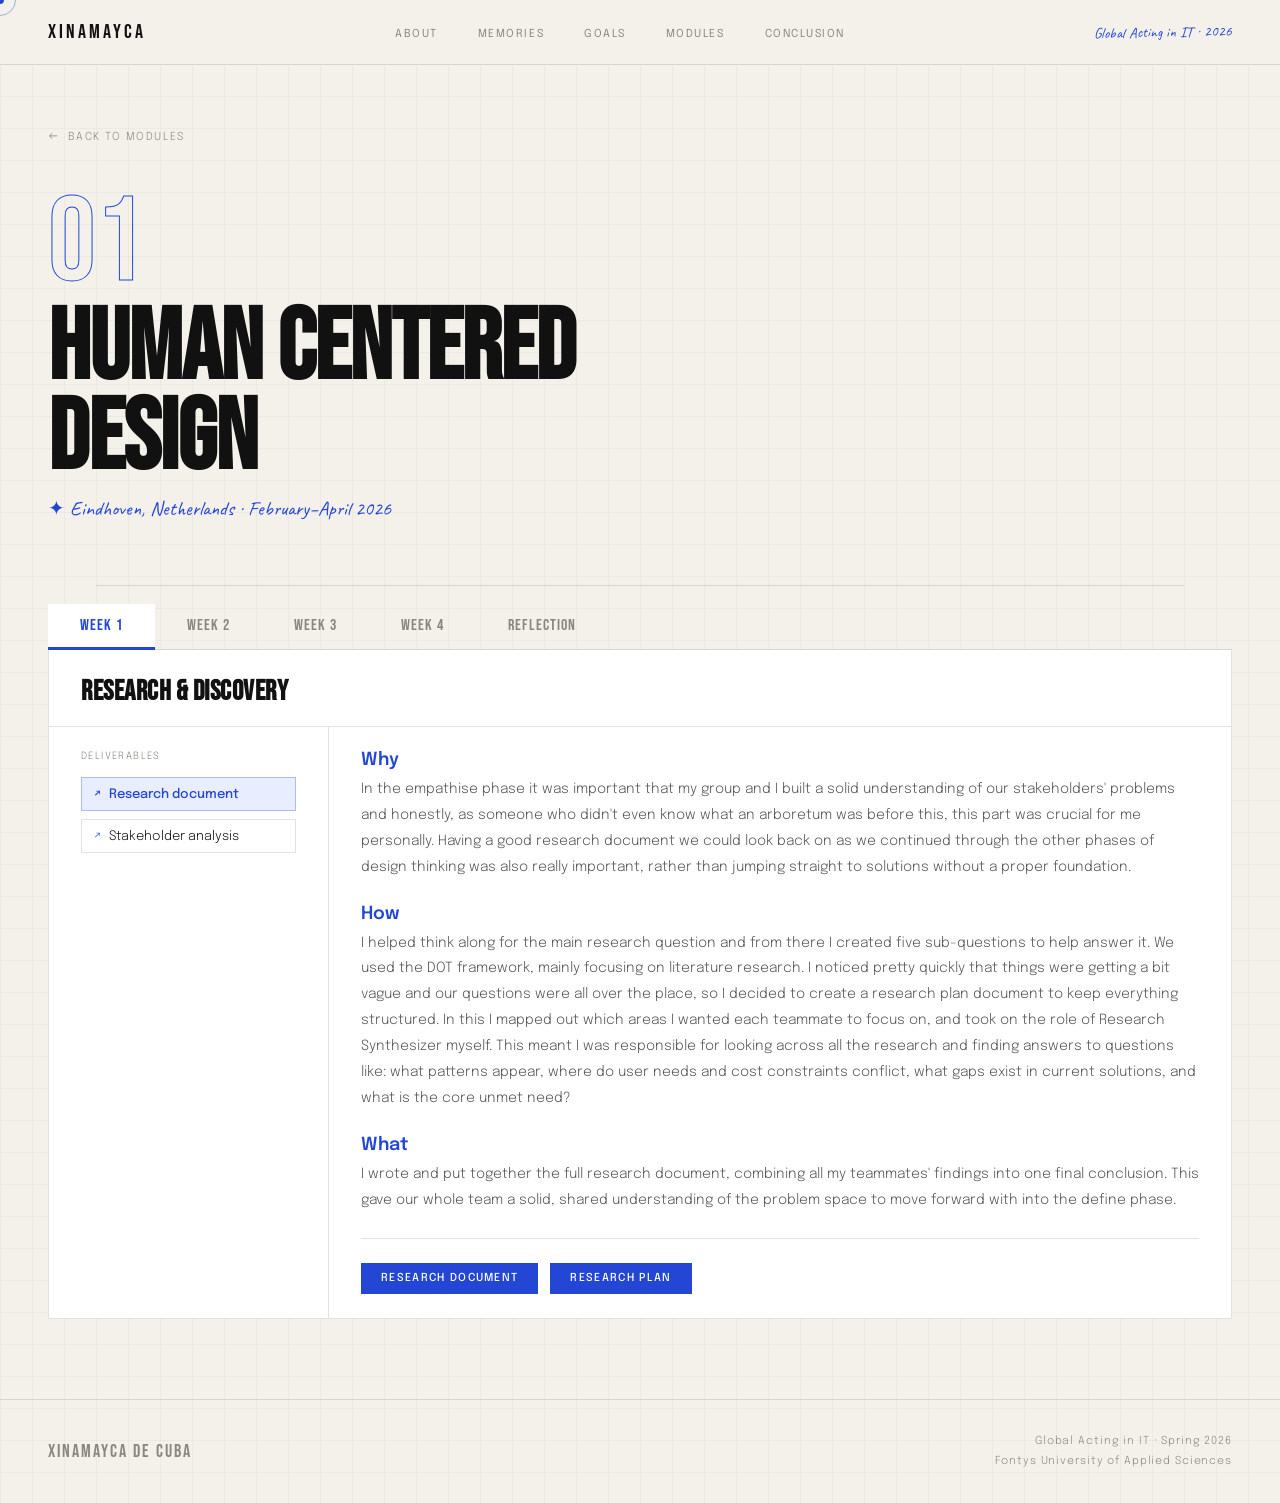
<file: hcd.html>
<!DOCTYPE html>
<html lang="en">
<head>
<meta charset="UTF-8">
<meta name="viewport" content="width=device-width, initial-scale=1.0">
<title>HCD — Xinamayca de Cuba</title>
<link rel="preconnect" href="https://fonts.googleapis.com">
<link href="https://fonts.googleapis.com/css2?family=Bebas+Neue&family=Caveat:wght@400;600&family=Epilogue:ital,wght@0,300;0,400;0,500;1,300;1,400&display=swap" rel="stylesheet">
<link rel="stylesheet" href="style.css">
</head>
<body>

<div class="cursor" id="cursor"></div>
<div class="cursor-ring" id="ring"></div>

<nav>
  <a href="index.html" class="nav-logo">Xinamayca</a>
  <ul class="nav-links">
    <li><a href="index.html#about">About</a></li>
    <li><a href="index.html#journey">Memories</a></li>
    <li><a href="index.html#goals">Goals</a></li>
    <li class="nav-dropdown">
      <a href="index.html#modules">Modules</a>
      <ul class="nav-dropdown-menu">
        <li><a href="hcd.html">Human Centered Design</a></li>
        <li><a href="se.html">Software Engineering</a></li>
        <li><a href="iot.html">Internet of Things</a></li>
        <li><a href="ai.html">Artificial Intelligence</a></li>
      </ul>
    </li>
    <li><a href="index.html#conclusion">Conclusion</a></li>
  </ul>
  <button class="nav-hamburger" id="hamburger" aria-label="Menu"><span></span><span></span><span></span></button>
  <span class="nav-tag">Global Acting in IT · 2026</span>
</nav>

<section class="module-page">
  <a href="index.html#modules" class="module-back">Back to modules</a>

  <div class="module-hero reveal">
    <div class="module-hero-num">01</div>
    <h1 class="module-hero-title">Human Centered<br>Design</h1>
    <p class="module-hero-location">✦ Eindhoven, Netherlands · February–April 2026</p>
  </div>

  <div class="divider"></div>
  <br>

  <!-- Week navigation -->
  <div class="week-nav reveal">
    <button class="week-tab active" onclick="showWeek(1, this)">Week 1</button>
    <button class="week-tab" onclick="showWeek(2, this)">Week 2</button>
    <button class="week-tab" onclick="showWeek(3, this)">Week 3</button>
    <button class="week-tab" onclick="showWeek(4, this)">Week 4</button>
    <button class="week-tab" onclick="showWeek('reflection', this)">Reflection</button>
  </div>

  <!-- Week 1 -->
  <div class="week-panel active" id="week-1">
    <div class="week-panel-header">
      <h2 class="week-panel-title">Research & Discovery</h2>
    </div>
    <div class="week-panel-body">
      <div class="week-docs">
        <p class="week-docs-label">Deliverables</p>
        <ul class="week-doc-list">
          <li class="week-doc-item active" onclick="showDoc('w1', 'research', this)">Research document</li>
          <li class="week-doc-item" onclick="showDoc('w1', 'stakeholder', this)">Stakeholder analysis</li>
        </ul>
      </div>
      <div class="week-reflection">

        <div class="doc-content active" id="w1-research">
          <p class="week-sub">Why</p>

          <p class="week-reflection-body">In the empathise phase it was important that my group and I built a solid understanding of our stakeholders' problems and honestly, as someone who didn't even know what an arboretum was before this, this part was crucial for me personally. Having a good research document we could look back on as we continued through the other phases of design thinking was also really important, rather than jumping straight to solutions without a proper foundation.</p>

          <p class="week-sub">How</p>
          <p class="week-reflection-body">I helped think along for the main research question and from there I created five sub-questions to help answer it. We used the DOT framework, mainly focusing on literature research. I noticed pretty quickly that things were getting a bit vague and our questions were all over the place, so I decided to create a research plan document to keep everything structured. In this I mapped out which areas I wanted each teammate to focus on, and took on the role of Research Synthesizer myself. This meant I was responsible for looking across all the research and finding answers to questions like: what patterns appear, where do user needs and cost constraints conflict, what gaps exist in current solutions, and what is the core unmet need?</p>

          <p class="week-sub">What</p>
          <p class="week-reflection-body">I wrote and put together the full research document, combining all my teammates' findings into one final conclusion. This gave our whole team a solid, shared understanding of the problem space to move forward with into the define phase.</p>
          <hr class="doc-divider">
          <div class="doc-btn-row">
            <a href="Research Document.pdf" target="_blank" class="doc-btn">Research document</a>
            <a href="Research plan.pdf" target="_blank" class="doc-btn">Research plan</a>
          </div>
        </div>

        <div class="doc-content" id="w1-researchplan">
          <p class="week-reflection-body">Add your research plan info here.</p>
        </div>

        <div class="doc-content" id="w1-stakeholder">
          <p class="week-sub">Why</p>
          <p class="week-reflection-body">Understanding the needs, goals, pain points and concerns of each stakeholder was essential before we could make any design decisions. Knowing who we were designing for and what they actually struggled with meant we could prioritize the right things later in the process rather than guessing.</p>

          <p class="week-sub">How</p>
          <p class="week-reflection-body">We did this together as a group on the whiteboard, researching and filling in the analysis in real time. We ended up analyzing multiple stakeholders including citizen scientists and the Toronto Region Conservation Authority. I participated in the session and contributed to identifying and mapping out each stakeholder's role, goals and pain points.</p>

          <p class="week-sub">What</p>
          <p class="week-reflection-body">A stakeholder analysis mapping out the roles, goals and pain points of multiple stakeholders including citizen scientists and the Toronto Region Conservation Authority.</p>

          <p class="week-sub">So</p>
          <p class="week-reflection-body">Even though we ultimately did not move forward with the citizen scientists and the Toronto Region Conservation Authority that we analyzed, the exercise was still really valuable. Going through their perspectives gave us a much broader understanding of the project space and helped us make a more informed and confident decision about who to focus on. We ended up choosing the Humber Office of Sustainability as it is the most important stakeholder and public visitors as our secondary. We also had the chance to review all the other stakeholder analyses from the other teams and ended up using the public visitors analysis from a different team.</p>
          <img src="img/Stakeholder Analysis.png" alt="Stakeholder Analysis" class="doc-img">
        </div>

        <div class="doc-content" id="w1-personas">
          <p class="week-reflection-label">✦ Personas</p>
          <p class="week-reflection-body">Add your personas info here.</p>
        </div>

      </div>
    </div>
  </div>

  <!-- Week 2 -->
  <div class="week-panel" id="week-2">
    <div class="week-panel-header">
      <h2 class="week-panel-title">Insights & Synthesis</h2>
    </div>
    <div class="week-panel-body">
      <div class="week-docs">
        <p class="week-docs-label">Deliverables</p>
        <ul class="week-doc-list">
          <li class="week-doc-item active" onclick="showDoc('w2', 'persona', this)">Personas</li>
          <li class="week-doc-item" onclick="showDoc('w2', 'projectplan', this)">Project plan</li>
        </ul>
      </div>
      <div class="week-reflection">
        <div class="doc-content" id="w2-problemstatement">
          <p class="week-reflection-body">Add your problem statement info here.</p>
        </div>
        <div class="doc-content" id="w2-projectplan">
          <p class="week-sub">Why</p>
          <p class="week-reflection-body">Having a project plan helps our group understand the details of our project. Without it, everyone would have a different idea of what we are building, who we are building it for, and what success looks like. I wanted us to have one clear document we could all refer back to throughout the semester.</p>

          <p class="week-sub">How</p>
          <p class="week-reflection-body">In our lectures I actively participated in shaping the Problem Statement Definition, working through what the Humber Office of Sustainability and public visitors actually need, and contributed to generating and refining our HMW questions. I also took the lead on structuring and writing the document itself, making sure everything flowed logically from the problem through to our chosen direction.</p>

          <p class="week-sub">What</p>
          <p class="week-reflection-body">The result is a project plan with nine sections covering everything from the introduction and problem statements to the timeline and risk mitigations. It defines who we are designing for, what we are trying to solve, what the solution needs to do, and what could go wrong. It gave the whole De-Bug Gang a shared foundation to work from going into the next modules.</p>

          <p class="week-sub">So</p>
          <p class="week-reflection-body">This is very much a living document. What we have now is a first draft that helped us get aligned at the start, but things will change as we move through the modules and learn more about the project. For example, as we get into the Software Engineering module our success criteria will likely need to be updated to reflect what we are actually building. So for now it is a bit open ended, but the most important thing was getting something solid down that the whole team could work from.</p>
          <hr class="doc-divider">
          <div class="doc-btn-row">
            <a href="Project Plan.pdf" target="_blank" class="doc-btn">Project plan</a>
          </div>
        </div>
        <div class="doc-content" id="w2-affinity">
          <p class="week-reflection-body">Add your affinity diagram info here.</p>
        </div>
        <div class="doc-content" id="w2-hmw">
          <p class="week-reflection-body">Add your How Might We statements info here.</p>
        </div>
        <div class="doc-content active" id="w2-persona">
          <p class="week-sub">Why</p>
          <p class="week-reflection-body">After conducting our research and stakeholder analysis we had a solid understanding of who we were designing for, but we needed a way to bring that to life. Personas help translate research insights into a real, relatable person so that design decisions stay grounded in actual user needs rather than assumptions.</p>

          <p class="week-sub">How</p>
          <p class="week-reflection-body">Creating personas was a task during one of Paul's lectures. My group and I started with a rough sketch of our first persona, brainstorming his background, goals, frustrations and motivations together. We then brought them to life by generating realistic profiles using AI, turning our rough ideas into fully fleshed out characters.</p>

          <p class="week-sub">What</p>
          <p class="week-reflection-body">Three personas. Matthew Sterling, a 25 year old casual public visitor who wants quick and easy access to information. Laura Bennett, a 34 year old employee at the Humber Office of Sustainability who needs reliable, reportable data. And Fern Walker, a 58 year old retired forest ranger who is knowledgeable but still wants a simple and practical system.</p>

          <p class="week-sub">So</p>
          <p class="week-reflection-body">The personas did not necessarily shift our thinking but they made everything a lot more concrete. Having three distinct people with different needs and frustrations in front of us made it much easier to map out what our tool actually needed to do and helped us prioritize the right features when we moved into building our MoSCoW table.</p>
          <img src="img/Matthew sketch.png" alt="Matthew Sterling persona sketch" class="doc-img">
          <img src="img/Persona's.png" alt="Personas" class="doc-img">
        </div>
      </div>
    </div>
  </div>

  <!-- Week 3 -->
  <div class="week-panel" id="week-3">
    <div class="week-panel-header">
      <h2 class="week-panel-title">Ideation & Concept</h2>
    </div>
    <div class="week-panel-body">
      <div class="week-docs">
        <p class="week-docs-label">Deliverables</p>
        <ul class="week-doc-list">
          <li class="week-doc-item active" onclick="showDoc('w3', 'sketches', this)">Brainstorming & Ideation</li>
          <li class="week-doc-item" onclick="showDoc('w3', 'wireframes', this)">Wireframes</li>
          <li class="week-doc-item" onclick="showDoc('w3', 'conceptdoc', this)">Concept</li>
        </ul>
      </div>
      <div class="week-reflection">
        <div class="doc-content active" id="w3-sketches">
          <p class="week-sub">Why</p>
          <p class="week-reflection-body">After defining the problem we started brainstorming ideas for a solution. In Paul's lecture we were encouraged to think freely, even if the ideas were never actually going to be used. It was all about getting creative without putting too much pressure on coming up with something perfect right away.</p>

          <p class="week-sub">How</p>
          <p class="week-reflection-body">During the workshop we did two exercises. First the worst possible idea, where we came up with the most ridiculous solutions on purpose. Our personal highlight was suggesting unpaid interns to manually collect all the data in the arboretum. Then we did Crazy 8's, where we had to sketch a new concept every minute for eight minutes. It was hard because the ideas run out pretty fast, but that is kind of the point.</p>

          <p class="week-sub">What</p>
          <p class="week-reflection-body">A set of rough concepts and sketches from both exercises, helping us explore a wide range of directions before narrowing things down.</p>

          <p class="week-sub">So</p>
          <p class="week-reflection-body">The worst possible idea exercise was honestly more fun and useful than I expected. It got everyone loosened up and laughing, which made the Crazy 8's feel way less scary. The Crazy 8's were tough though, at some point your brain just goes blank. But that is also what makes it interesting because you end up coming up with stuff you would never normally think of. Some of those rough sketches ended up shaping our final concept direction.</p>
          <hr class="doc-divider">
          <p class="week-reflection-body">These were my drawings from the Crazy 8's exercise.</p>
          <img src="img/concepting-0.jpeg" alt="Brainstorming & Ideation" class="doc-img">
        </div>
        <div class="doc-content" id="w3-storyboard">
          <p class="week-reflection-body">Add your storyboard info here.</p>
        </div>
        <div class="doc-content" id="w3-wireframes">
          <p class="week-sub">Why</p>
          <p class="week-reflection-body">Before jumping into a detailed prototype we needed to map out the basic structure and flow of our idea first. Low fidelity wireframes help you figure out where everything goes without getting distracted by details like colors or styling. It is a way to test the concept before investing too much time into it.</p>

          <p class="week-sub">How</p>
          <p class="week-reflection-body">During a lecture exercise we presented a short concept pitch to another team, who then sketched a wireframe based on what we described. Another team did the same for us. We then used those sketches as a starting point to develop our own wireframes for the mobile app.</p>

          <p class="week-sub">What</p>
          <p class="week-reflection-body">A set of low fidelity wireframes for our landscape health monitoring mobile app, mapping out the basic screens and flow before moving into a more detailed prototype.</p>

          <p class="week-sub">So</p>
          <p class="week-reflection-body">Having the wireframes in place was really useful going forward with the prototype. It gave us a clear starting point and meant we were not figuring out the structure and the details at the same time. I personally also sketched the login page, which ended up being part of the final wireframe set.</p>
          <hr class="doc-divider">
          <p class="week-reflection-body">The sketch on the left is from the other group's interpretation of our concept. The wireframe on the right is ours.</p>
          <img src="img/wireframes.png" alt="Wireframes" class="doc-img">
        </div>
        <div class="doc-content" id="w3-conceptdoc">
          <p class="week-sub">Why</p>
          <p class="week-reflection-body">We had been talking about our idea for a while but never really sat down and specified exactly what our concept was. I wanted to make it more concrete because having it written down clearly means everyone in the team is on the same page about what we are actually building rather than each having their own interpretation of it.</p>

          <p class="week-sub">How</p>
          <p class="week-reflection-body">I took the lead on structuring the document and tried to keep it consistent with the style of my other documents so everything felt cohesive.</p>

          <p class="week-sub">What</p>
          <p class="week-reflection-body">A short PDF document and a presentation clearly explaining what our concept is, giving the team and our teachers a concrete reference point for what we are building.</p>

          <p class="week-sub">So</p>
          <p class="week-reflection-body">Writing it out properly brought a lot more clarity to the team. It is one thing to talk about an idea but actually putting it into words forces you to be specific. It also ended up being a useful deliverable to hand in to our teachers so they had a clear picture of our concept too.</p>
          <hr class="doc-divider">
          <div class="doc-btn-row">
            <a href="Concept Document.pdf" target="_blank" class="doc-btn">Concept document</a>
            <a href="Concept design PPT.pdf" target="_blank" class="doc-btn">Concept presentation</a>
          </div>
        </div>
        <div class="doc-content" id="w3-presentation">
          <p class="week-reflection-body">Add your concept presentation info here.</p>
          <hr class="doc-divider">
          <div class="doc-btn-row">
            <a href="Concept design PPT.pdf" target="_blank" class="doc-btn">Concept presentation</a>
          </div>
        </div>
      </div>
    </div>
  </div>

  <!-- Week 4 -->
  <div class="week-panel" id="week-4">
    <div class="week-panel-header">
      <h2 class="week-panel-title">Prototype & Test</h2>
    </div>
    <div class="week-panel-body">
      <div class="week-docs">
        <p class="week-docs-label">Deliverables</p>
        <ul class="week-doc-list">
          <li class="week-doc-item active" onclick="showDoc('w4', 'prototype', this)">Prototype</li>
          <li class="week-doc-item" onclick="showDoc('w4', 'usability', this)">Usability test plan</li>
          <li class="week-doc-item" onclick="showDoc('w4', 'presentation', this)">Final presentation</li>
        </ul>
      </div>
      <div class="week-reflection">
        <div class="doc-content" id="w4-usability">
          <p class="week-sub">Why</p>
          <p class="week-reflection-body">Before running our usability test we needed a clear plan to make sure we were testing the right things and heading in the right direction with our design. Without a structured plan we would just be testing randomly without knowing what we were actually trying to find out.</p>

          <p class="week-sub">How</p>
          <p class="week-reflection-body">After Paul's lecture on usability testing I worked with my team to brainstorm two scenarios we wanted to test. I contributed to defining these scenarios and built out the plan using information from the lecture slides, with the help of AI to structure it properly.</p>

          <p class="week-sub">What</p>
          <p class="week-reflection-body">A usability test plan with two test scenarios:</p>
          <ul class="week-list-body">
            <li>Finding out whether users can find and view pictures and information for a landscape element without guidance</li>
            <li>Whether they can successfully add information for a new landscape element using the app</li>
          </ul>

          <p class="week-sub">So</p>
          <p class="week-reflection-body">A lot of this was already familiar to me from previous experience, so the plan felt more like a refresher than something completely new. Going through it together as a team was where the real value was for me. The test gave us some small but useful tweaks to our design, like adding a confirmation pop up after adding a tree. We also observed some bigger pain points, like users struggling to find the map, which are things we still need to work on to make the overall app flow smoother.</p>
          <hr class="doc-divider">
          <div class="doc-btn-row">
            <a href="Arboretum  Usability Test Plan.pdf" target="_blank" class="doc-btn">Usability test plan</a>
          </div>
        </div>

        <div class="doc-content active" id="w4-prototype">
        </div>

        <div class="doc-content" id="w4-presentation">
          <p class="week-sub">What happened</p>
          <p class="week-reflection-body">When I arrived for the final presentation, one of my team members had created a different prototype they also wanted to present, based on a requirements document we had received but weren't really aware of before. It was a bit of a miscommunication on our end as a group. The presentation also didn't have a clear structure yet so we needed to sort that out before going in.</p>

          <p class="week-sub">What I did</p>
          <p class="week-reflection-body">I brought it up with the team and we talked it through, we agreed to include our previous prototypes alongside it so the presentation reflected all the work we had actually done. I also suggested we use the design thinking structure we had been following the whole time to give it a proper flow. Since I'm the only designer in the group I also took care of making the slides look better and consistent with the rest of our documentation.</p>

          <p class="week-sub">So</p>
          <p class="week-reflection-body">We did end up getting feedback on the new prototype too, which in hindsight makes sense. They had apparently finished it that morning, I just didn't know about it. That's really on all of us as a team though. If we had communicated better along the way we could have avoided the whole situation. It was a good reminder of how important it is to keep each other in the loop, especially towards the end of a project when everyone is in their own head trying to finish things.</p>
          <hr class="doc-divider">
          <div class="doc-btn-row">
            <a href="Eindhoven Final Presentation.pdf" target="_blank" class="doc-btn">Final presentation</a>
          </div>
        </div>
      </div>
    </div>
  </div>

  <!-- Reflection -->
  <div class="week-panel" id="week-reflection">
    <div class="week-panel-header">
      <h2 class="week-panel-title">Reflection</h2>
    </div>
    <div class="week-panel-body">
      <div class="week-docs">
        <p class="week-docs-label">Topics</p>
        <ul class="week-doc-list">
          <li class="week-doc-item active" onclick="showDoc('wr', 'group', this)">Group retrospective</li>
          <li class="week-doc-item" onclick="showDoc('wr', 'personal', this)">Personal reflection</li>
          <li class="week-doc-item" onclick="showDoc('wr', 'intercultural', this)">Intercultural development</li>
        </ul>
      </div>
      <div class="week-reflection">
        <div class="doc-content active" id="wr-group">
          <p class="week-sub">Team Retrospective</p>
          <p class="week-reflection-body">At the end of the Eindhoven module we held a retrospective as a group in Teams. Everyone had the opportunity to share what they thought went well, what could be improved, what to focus on next and any other comments.<br><br>Overall I think we did well on group attendance and the quality of what we delivered. But based on the feedback from our presentation and some tension we had as a group right before it, I think we all mutually felt there were areas we were lacking in. The biggest issue for me was communication. Sometimes decisions were being made without everyone knowing, I was not always sure what my teammates were working on and there were no real clear roles. No one was really leading the project, everyone was kind of just doing their own thing, and I felt that structure was definitely something we needed.<br><br>We agreed to communicate better, use Jira and Scrum more actively and be clearer about who is doing what and why. Having that conversation made it feel like something we could actually fix going into Vienna.
          <img src="img/group - retrospective.png" alt="Group retrospective" class="doc-img"></p>
        </div>
        <div class="doc-content" id="wr-personal">
          <p class="week-sub">Personal Reflection</p>
          <p class="week-reflection-body">First and foremost, I was late. Every. Single. Day. But at least I showed up, I guess. I was active in my team but I honestly felt lost at times, especially since I missed a lot because of my wisdom tooth. I missed the intercultural lectures as well. Either way not a great start, and it did not continue that great either. I had an early conflict with a group member that created some tension but it was talked about.<br><br></p>
          <p class="week-reflection-body">I also did not like our concept that much which made it harder to work on. Coming from a Smart Mobile background this feels like I am just creating another mobile application that probably would not be used that much. It is also similar to another group's concept so we would basically end up with two of the same product instead of exploring something more interesting and potentially more useful. I would have liked to do something more outside the box but my team already seemed excited about it and had ideas going, so I did not want to interfere and just went with the flow.<br><br>At the retrospective I finally spoke up about how I felt about the concept and that I was not really happy with how much I had contributed. It was nice to get it off my chest and make my team understand where I was coming from.</p>
          <p class="week-reflection-body">I did not take a lot of initiative in the design either. I did the login page, the most boring and useless page, but with five people and miscommunication within the team it just ended up that way. On top of that I have only been working in XD for the last year so switching to Figma also made it less motivating.<br><br></p>
          <p class="week-reflection-body">What I did take initiative in was the structure side of things. Even though the concept was not in my hands I wanted to make sure my team was using design thinking correctly. I also started most of the documentation because I think it is important to have things written down so we can look back at them later. This actually came up in my team members reflections on me which was nice to hear.<br><br></p>
          <p class="week-reflection-body">As a team we also did a 360 feedback exercise where we all wrote for each other what we thought went well and what could be improved. My team said I take leadership in documents, enforce structure, am knowledgeable in UI/UX and have good vibes. The improvement points were to be less late and speak up more. Honestly I cannot argue with any of that.<br><br></p>
          <p class="week-reflection-body">Looking back I also found it easier to blame others for the final prototype not being what I wanted it to be, but honestly that is also on me. I did not have a good enough overview of what everyone was working on and that is partly why things ended up feeling inconsistent and incoherent. I should have been more aware of that.<br><br></p>
          <p class="week-reflection-body">For the next module I want to be more present, in person and in spirit. More involved. And most importantly I want us to fix our concept and prototype so we go into Vienna with a clear MVP to actually work on.</p>
          <hr class="doc-divider">
          <p class="week-reflection-body">What my team had to say about me</p>
          <img src="img/team reflection.png" alt="360 feedback from team" class="doc-img doc-img-half">
        </div>

        <div class="doc-content" id="wr-intercultural">
          <p class="week-reflection-body">Growing up in Aruba and moving to the Netherlands for my studies, adapting to new environments is something I have been doing for a while now. Because of this, the Eindhoven module did not bring many obvious cultural surprises. But looking back at how our team worked together, I can see some clear patterns that connect to Hofstede's cultural dimensions.</p>

          <p class="week-sub">Individualism vs Collectivism</p>
          <p class="week-reflection-body">Our team jumped straight into work without really taking time to get to know each other first. According to Hofstede, individualistic cultures tend to prioritize the task over the personal relationship, while collectivistic cultures do the opposite. Looking at our team, Armend from Albania, Adrian from Bulgaria, Mats from the Netherlands, Aidan from Indonesia and myself from Aruba, we all seemed to default to just getting things done independently rather than building a group dynamic first. This probably contributed to the miscommunication issues we kept running into throughout the module.</p>
          <p class="week-reflection-body">Being from Aruba I am naturally very laid back. I do not like when life feels rushed and sometimes it genuinely felt that way in my team. Everything moved fast and there was not much time to just breathe and connect as people. The downside of my laid back nature is of course that it also made it easier for me to show up late, which is something I am working on.</p>

          <p class="week-sub">Power Distance</p>
          <p class="week-reflection-body">No one in our team really took on a clear leadership role. Everyone was kind of just doing their own thing. The Netherlands scores low on Power Distance, meaning people tend to work in a more egalitarian way where everyone is equal and no one is expected to lead strongly. This might explain why there was no natural leader in our group, but it also meant that decisions were sometimes made without everyone being informed.</p>
          <p class="week-reflection-body">From the start I also felt intimidated by one of my group members who kept questioning what I was doing, in a way that felt like he did not think I was contributing enough. That bothered me a lot and it created tension that built up over time. It eventually came to a head right before our final presentation when there was a conflict about a design change that some of us were not informed about. I was frustrated and I mentioned it during the presentation in front of the teachers, which was not the right move. It was a team issue and I should have kept it internal. I felt bad about it afterwards and apologized to Armend, who I connected with most in the team. It was a good reminder that even when you are frustrated, you represent your team first.</p>

          <p class="week-sub">Uncertainty Avoidance</p>
          <p class="week-reflection-body">Looking back I realize I have a high uncertainty avoidance tendency. When things were unclear or tense I tended to avoid rather than confront. This is exactly why I did not speak up about my frustrations with the concept or the team dynamics until it all came out during the presentation. I kept my opinions to myself because I did not want to create conflict or disrupt the group, but in the end avoiding it made things worse. It is something I want to actively work on going forward.</p>

          <p class="week-sub">Motivation towards Achievement and Success</p>
          <p class="week-reflection-body">I am not a competitive person at all. I am very much in my own lane, focused on doing my best rather than being the best. I did notice some of my group members seeking validation from the teachers, making comments like "we are the best team right" which I personally found unnecessary. It also felt like it was setting an unrealistic standard for ourselves. But I understand that not everyone sees it that way and that for some people that drive for recognition is genuinely motivating. It is just not how I operate.</p>
          <p class="week-reflection-body">I am also the only girl in the team, which is something I did not think would affect me but honestly it did. There are some strong male personalities in the group and I think that is part of what made me feel intimidated from the start. I am usually a very leading and confident person so it surprised me to feel that way. This actually connects to the MAS dimension. In cultures with a higher MAS score, assertiveness and visible performance tend to be more valued, which can naturally create dynamics where certain voices dominate more than others. Some of my team members come from cultures with higher MAS scores than Aruba, which might partly explain the strong and assertive energy I felt in the group. It is not something I want to blame on anyone specifically but it is something I noticed and think is worth reflecting on honestly.</p>

          <p class="week-sub">What I learned</p>
          <p class="week-reflection-body">The biggest intercultural lesson for me this module was not about obvious cultural differences but about how a group of people from five different backgrounds can all default to working individually without realizing it. I also learned something about myself, that I am more avoidant than I thought when things get uncomfortable, and that being the only girl in a group of strong personalities affected me more than I expected. Going into Vienna I want to be more intentional about speaking up, building the team relationship and not waiting until things boil over to say how I feel.</p>
        </div>
      </div>
    </div>
  </div>

</section>

<footer>
  <span class="footer-logo">Xinamayca de Cuba</span>
  <div class="footer-info">
    Global Acting in IT · Spring 2026<br>
    Fontys University of Applied Sciences
  </div>
</footer>

<script src="script.js"></script>
<script>
  function showDoc(week, doc, item) {
    const panel = item.closest('.week-panel-body');
    panel.querySelectorAll('.week-doc-item').forEach(i => i.classList.remove('active'));
    panel.querySelectorAll('.doc-content').forEach(d => d.classList.remove('active'));
    item.classList.add('active');
    document.getElementById(week + '-' + doc).classList.add('active');
  }

  function showWeek(num, btn) {
    document.querySelectorAll('.week-panel').forEach(p => p.classList.remove('active'));
    document.querySelectorAll('.week-tab').forEach(b => b.classList.remove('active'));
    document.getElementById('week-' + num).classList.add('active');
    btn.classList.add('active');
  }
</script>
</body>
</html>
</file>
<file: style.css>
*, *::before, *::after { box-sizing: border-box; margin: 0; padding: 0; }

:root {
  --off-white: #f4f1ea;
  --black: #111111;
  --blue: #2347d4;
  --blue-light: #e8edff;
  --muted: #888880;
  --border: rgba(17,17,17,0.12);
  --grid-color: rgba(17,17,17,0.03);
}

html { scroll-behavior: smooth; }

body {
  background-color: var(--off-white);
  background-image:
    linear-gradient(var(--grid-color) 1px, transparent 1px),
    linear-gradient(90deg, var(--grid-color) 1px, transparent 1px);
  background-size: 32px 32px;
  color: var(--black);
  font-family: 'Epilogue', sans-serif;
  font-weight: 300;
  overflow-x: hidden;
  cursor: none;
}

/* cursor */
.cursor { width: 8px; height: 8px; background: var(--blue); border-radius: 50%; position: fixed; pointer-events: none; z-index: 9999; transform: translate(-50%,-50%); transition: width .15s, height .15s; }
.cursor-ring { width: 32px; height: 32px; border: 1px solid var(--blue); border-radius: 50%; position: fixed; pointer-events: none; z-index: 9998; transform: translate(-50%,-50%); opacity: 0.4; transition: all .12s ease; }

/* NAV */
nav {
  position: fixed; top: 0; left: 0; right: 0; z-index: 100;
  display: flex; justify-content: space-between; align-items: center;
  padding: 1.25rem 3rem;
  background: rgba(244,241,234,0.88);
  backdrop-filter: blur(10px);
  border-bottom: 1px solid var(--border);
}
.nav-logo { font-family: 'Bebas Neue', sans-serif; font-size: 20px; letter-spacing: 3px; color: var(--black); text-decoration: none; }
.nav-links { display: flex; gap: 2.5rem; list-style: none; }
.nav-links a { font-size: 11px; letter-spacing: 0.14em; text-transform: uppercase; color: var(--muted); text-decoration: none; transition: color .2s; font-weight: 400; }
.nav-links a:hover { color: var(--blue); }
.nav-tag { font-family: 'Caveat', cursive; font-size: 15px; color: var(--blue); transform: rotate(-1deg); display: inline-block; }

/* NAV DROPDOWN */
.nav-dropdown { position: relative; }
.nav-dropdown-menu { display: none; position: absolute; top: 100%; left: 50%; transform: translateX(-50%); padding-top: .75rem; background: transparent; list-style: none; min-width: 200px; }
.nav-dropdown-menu::before { content: ''; position: absolute; top: .75rem; left: 0; right: 0; bottom: 0; background: rgba(244,241,234,0.97); backdrop-filter: blur(10px); border: 1px solid var(--border); box-shadow: 4px 4px 0 var(--border); z-index: -1; }
.nav-dropdown:hover .nav-dropdown-menu { display: block; }
.nav-dropdown-menu li a { display: block; font-size: 11px; letter-spacing: .14em; text-transform: uppercase; color: var(--muted); text-decoration: none; padding: .65rem 1.25rem; transition: color .2s, background .2s; font-weight: 400; white-space: nowrap; }
.nav-dropdown-menu li a:hover { color: var(--blue); background: var(--blue-light); }
.nav-dropdown-menu li + li { border-top: 1px solid var(--border); }

/* HERO */
.hero {
  min-height: 100vh;
  display: flex; flex-direction: column; justify-content: center;
  padding: 8rem 3rem 4rem;
  position: relative;
}
.hero-eyebrow { font-family: 'Caveat', cursive; font-size: 24px; color: var(--blue); margin-bottom: 1rem; display: flex; align-items: center; gap: 10px; opacity: 0; animation: fadeUp .7s .2s forwards; }
.hero-title { font-family: 'Bebas Neue', sans-serif; font-size: clamp(80px, 14vw, 190px); line-height: .9; letter-spacing: -2px; margin-bottom: 2.5rem; opacity: 0; animation: fadeUp .7s .35s forwards; }
.hero-title .outline { -webkit-text-stroke: 1.5px var(--black); color: transparent; display: block; }
.hero-title .blue { color: var(--blue); display: block; }
.hero-bottom { display: flex; justify-content: space-between; align-items: flex-end; opacity: 0; animation: fadeUp .7s .5s forwards; }
.hero-desc { font-size: 14px; line-height: 1.85; color: var(--muted); max-width: 360px; }
.hero-desc strong { color: var(--black); font-weight: 400; }
.hero-scroll { display: flex; flex-direction: column; align-items: center; gap: 8px; color: var(--muted); font-size: 10px; letter-spacing: .14em; text-transform: uppercase; text-decoration: none; transition: color .2s; }
.hero-scroll:hover { color: var(--blue); }
.scroll-line { width: 1px; height: 44px; background: linear-gradient(to bottom, var(--muted), transparent); animation: pulse 2s infinite; }
.hero-sticker { position: absolute; top: 12rem; right: 3rem; font-family: 'Caveat', cursive; font-size: 13px; color: var(--blue); border: 1.5px solid var(--blue); padding: 8px 14px; border-radius: 2px; transform: rotate(3deg); background: var(--blue-light); opacity: 0; animation: fadeUp .7s .7s forwards; white-space: nowrap; }
.hero-title-row {
  display: flex;
  align-items: center;
  gap: 6rem;
}

.hero-maps {
  position: relative;
  flex-shrink: 0;
  width: 600px;
  height: 400px;
}

.hero-map { height: auto; display: block; cursor: default; }
.hero-map path { fill: none; transition: fill .3s; }
.hero-map:hover path { fill: var(--blue); }
.hero-map-at:hover path { fill: url(#fill-at); }
.hero-map-link { display: contents; cursor: none; }
.map-tooltip-wrap { position: absolute; }
.map-tooltip-wrap::after { content: attr(data-tooltip); position: absolute; bottom: calc(100% + 8px); top: auto; left: 50%; transform: translateX(-50%); background: var(--black); color: white; font-family: 'Epilogue', sans-serif; font-size: 11px; letter-spacing: .08em; white-space: nowrap; padding: .4rem .75rem; pointer-events: none; opacity: 0; transition: opacity .2s; z-index: 9999; }
.map-tooltip-wrap:hover::after { opacity: 1; }
.hero-map-nl { width: 180px; }
.map-tooltip-wrap:first-child { top: 0; left: 0; }
.map-wrap-at { top: 0; left: 200px; }
.map-wrap-at .hero-map-at { width: 320px; }
.map-wrap-gr { top: 270px; left: -30px; }
.map-wrap-gr .hero-map-gr { width: 250px; }
.map-wrap-ca { top: 240px; left: 260px; }
.map-wrap-ca .hero-map-ca { width: 320px; }

/* SECTION BASE */
section { padding: 5rem 3rem; position: relative; }
.section-tag { font-family: 'Caveat', cursive; font-size: 24px; color: var(--blue); margin-bottom: -0.5rem; }
.section-title { font-family: 'Bebas Neue', sans-serif; font-size: clamp(40px, 6vw, 72px); letter-spacing: -.5px; line-height: 1; margin-top: 1rem; margin-bottom: 2.5rem; }
.divider { height: 1px; background: var(--border); margin: 0 3rem; }

/* ABOUT */
#about .section-title { font-size: clamp(60px, 10vw, 120px); margin-top: 0.8rem; margin-bottom: 0; }
.about-grid { display: grid; grid-template-columns: 1fr 1fr; gap: 5rem; align-items: start; }
.about-text p { font-size: 15px; line-height: 1.85; color: #444; margin-bottom: 1.25rem; }
.about-text p:last-child { margin-bottom: 0; }
.about-text strong { color: var(--black); font-weight: 500; }
.highlight-box { display: inline-block; background: var(--blue); color: white; padding: 2px 8px; font-weight: 500; border-radius: 2px; }
.about-visual { display: flex; flex-direction: column; gap: 1.5rem; align-items: center; }
.about-photo { width: 100%; max-width: 420px; border-radius: 4px; object-fit: cover; display: block; margin-top: -7rem; }

/* Photo strip */
.photo-strip { background: white; padding: 10px 10px 32px; box-shadow: 4px 6px 20px rgba(0,0,0,0.15); transform: rotate(2deg); max-width: 260px; width: 100%; }
.photo-strip-inner { display: grid; grid-template-columns: 1fr 1fr; gap: 6px; }
.photo-slot { aspect-ratio: 1; background: #e0ddd6; display: flex; align-items: center; justify-content: center; overflow: hidden; }
.photo-slot img { width: 100%; height: 100%; object-fit: cover; filter: grayscale(30%); }
.photo-slot-placeholder { width: 100%; height: 100%; background: #d8d5ce; display: flex; align-items: center; justify-content: center; }
.photo-slot-placeholder span { font-family: 'Caveat', cursive; font-size: 12px; color: #999; }
.strip-caption { font-family: 'Caveat', cursive; font-size: 13px; color: var(--muted); text-align: center; margin-top: 8px; }

/* Fun facts */
.fun-facts { display: flex; flex-direction: column; gap: 10px; width: 100%; }
.fact-tag { background: white; border: 1px solid var(--border); border-radius: 2px; padding: 10px 14px; font-size: 13px; color: #444; display: flex; align-items: flex-start; gap: 10px; box-shadow: 2px 2px 0 var(--border); }
.fact-tag .fact-icon { font-size: 15px; flex-shrink: 0; }

/* JOURNEY / GALLERY */
.gallery-label { font-family: 'Caveat', cursive; font-size: 14px; color: var(--muted); margin-bottom: 1rem; }
.polaroid-grid { display: grid; grid-template-columns: repeat(4, 1fr); gap: 1.5rem; }
.polaroid { background: white; padding: 10px 10px 36px; box-shadow: 3px 4px 14px rgba(0,0,0,0.1); position: relative; transition: transform .2s, box-shadow .2s; }
.polaroid[onclick]:hover { transform: translateY(-6px) rotate(0deg) !important; box-shadow: 6px 12px 24px rgba(0,0,0,0.18); cursor: none; }
.polaroid:nth-child(1) { transform: rotate(-2deg); }
.polaroid:nth-child(2) { transform: rotate(1.5deg); }
.polaroid:nth-child(3) { transform: rotate(-1deg); }
.polaroid:nth-child(4) { transform: rotate(2.5deg); }
.polaroid:nth-child(5) { transform: rotate(-1.5deg); }
.polaroid:nth-child(6) { transform: rotate(1deg); }
.polaroid:nth-child(7) { transform: rotate(-2.5deg); }
.polaroid:nth-child(8) { transform: rotate(0.5deg); }
.polaroid-img { aspect-ratio: 1; background: #e0ddd6; width: 100%; display: flex; align-items: center; justify-content: center; overflow: hidden; }
.polaroid-img img { width: 100%; height: 100%; object-fit: cover; }
.polaroid-img span { font-family: 'Caveat', cursive; font-size: 18px; color: #bbb; text-align: center; padding: 8px; }
.polaroid-caption { font-family: 'Caveat', cursive; font-size: 13px; color: var(--muted); text-align: center; position: absolute; bottom: 8px; left: 0; right: 0; }

/* SECTION HEADER ROW */
.section-header-row { display: flex; justify-content: space-between; align-items: flex-end; margin-bottom: 2.5rem; }
.section-header-row .section-title { margin-bottom: 0; }
.gallery-label { font-family: 'Caveat', cursive; font-size: 22px; color: var(--muted); text-align: right; line-height: 1.5; }

/* LIGHTBOX */
.lightbox { display: none; position: fixed; inset: 0; background: rgba(0,0,0,0.85); z-index: 9999; align-items: center; justify-content: center; cursor: none; }
.lightbox.active { display: flex; }
.lightbox-img { max-width: 90vw; max-height: 90vh; object-fit: contain; box-shadow: 0 20px 60px rgba(0,0,0,0.5); }

/* GOALS */
.goals-grid { display: grid; grid-template-columns: repeat(3,1fr); gap: 1.5rem; }
.goal-card { background: white; border: 1px solid var(--border); padding: 1.75rem; position: relative; box-shadow: 3px 3px 0 var(--border); }
.goal-num { font-family: 'Bebas Neue', sans-serif; font-size: 56px; color: var(--blue-light); line-height: 1; margin-bottom: .5rem; -webkit-text-stroke: 1px var(--blue); color: transparent; }
.goal-title { font-size: 14px; font-weight: 500; color: var(--black); margin-bottom: .75rem; }
.goal-body { font-size: 13px; color: #666; line-height: 1.7; }
.goal-tape { position: absolute; top: -10px; left: 50%; transform: translateX(-50%); width: 40px; height: 18px; background: rgba(35,71,212,0.15); border: 1px solid rgba(35,71,212,0.2); }

/* MODULES */
.module-tabs { display: flex; gap: 0; border-bottom: 1px solid var(--border); margin-bottom: 2.5rem; overflow-x: auto; }
.tab-btn { font-family: 'Bebas Neue', sans-serif; font-size: 16px; letter-spacing: 1px; padding: .75rem 1.75rem; border: none; background: none; color: var(--muted); cursor: none; border-bottom: 3px solid transparent; transition: all .2s; white-space: nowrap; position: relative; top: 1px; }
.tab-btn:hover { color: var(--black); }
.tab-btn.active { color: var(--blue); border-bottom-color: var(--blue); background: white; }
.tab-content { display: none; }
.tab-content.active { display: block; }

.module-grid { display: grid; grid-template-columns: 1fr 1fr; gap: 2rem; }
.module-section { background: white; border: 1px solid var(--border); padding: 1.5rem; box-shadow: 3px 3px 0 var(--border); }
.ms-label { font-family: 'Caveat', cursive; font-size: 14px; color: var(--blue); margin-bottom: .5rem; }
.ms-title { font-family: 'Bebas Neue', sans-serif; font-size: 22px; letter-spacing: .5px; margin-bottom: 1rem; }
.ms-body { font-size: 13px; color: #555; line-height: 1.75; }

.week-list { display: flex; flex-direction: column; gap: 1rem; }
.week-item { border-left: 2px solid var(--blue); padding-left: 1rem; }
.week-label { font-size: 10px; letter-spacing: .12em; text-transform: uppercase; color: var(--blue); margin-bottom: 3px; }
.week-title { font-size: 14px; font-weight: 500; color: var(--black); margin-bottom: 4px; }
.week-body { font-size: 13px; color: #666; line-height: 1.65; }

.reflection-card { background: var(--blue-light); border: 1px solid rgba(35,71,212,0.2); padding: 1.25rem; margin-top: 1rem; }
.rc-label { font-family: 'Caveat', cursive; font-size: 13px; color: var(--blue); margin-bottom: .4rem; }
.rc-body { font-size: 13px; color: #444; line-height: 1.7; font-style: italic; }

.coming-soon { grid-column: span 2; background: white; border: 1.5px dashed var(--border); padding: 3rem; display: flex; flex-direction: column; align-items: center; justify-content: center; gap: 8px; }
.cs-label { font-family: 'Caveat', cursive; font-size: 18px; color: var(--muted); }
.cs-sub { font-size: 12px; color: #bbb; letter-spacing: .08em; }

/* MODULE CARDS */
.module-cards { display: grid; grid-template-columns: repeat(2, 1fr); gap: 1.5rem; }
.module-card {
  display: flex; align-items: center; gap: 1.5rem;
  background: white; border: 1px solid var(--border);
  padding: 1.75rem 2rem;
  text-decoration: none; color: var(--black);
  box-shadow: 3px 3px 0 var(--border);
  transition: box-shadow .2s, transform .2s;
  position: relative; overflow: hidden;
}
.module-card:hover { box-shadow: 6px 6px 0 var(--blue); transform: translate(-2px, -2px); }
.module-card-num { font-family: 'Bebas Neue', sans-serif; font-size: 48px; color: var(--blue-light); -webkit-text-stroke: 1px var(--blue); color: transparent; line-height: 1; flex-shrink: 0; }
.module-card-location { font-size: 10px; letter-spacing: .14em; text-transform: uppercase; color: var(--muted); display: block; margin-bottom: .25rem; }
.module-card-title { font-family: 'Bebas Neue', sans-serif; font-size: 28px; letter-spacing: .5px; line-height: 1; margin: 0; }
.module-card-arrow { font-size: 22px; color: var(--blue); margin-left: auto; flex-shrink: 0; transition: transform .2s; }
.module-card:hover .module-card-arrow { transform: translateX(4px); }

/* WEEK NAV */
.week-nav { display: flex; gap: 0; border-bottom: 1px solid var(--border); margin-bottom: 0; }
.week-tab { display: inline-flex; align-items: center; font-family: 'Bebas Neue', sans-serif; font-size: 16px; letter-spacing: 1px; padding: .75rem 2rem; border: none; background: none; color: var(--muted); cursor: none; border-bottom: 3px solid transparent; transition: all .2s; position: relative; top: 1px; }
.week-tab:hover { color: var(--black); }
.week-tab.active { color: var(--blue); border-bottom-color: var(--blue); background: white; }
.version-switch { display: inline-flex; border: 1px solid var(--blue); border-radius: 4px; overflow: hidden; margin-bottom: 1.5rem; }
.version-switch-btn { font-family: 'Epilogue', sans-serif; font-size: 11px; letter-spacing: .08em; text-transform: uppercase; font-weight: 600; color: var(--blue); background: white; border: none; padding: .5rem 1.1rem; cursor: pointer; transition: all .2s; }
.version-switch-btn.active { background: var(--blue); color: white; }
.version-switch-btn:not(.active):hover { background: var(--blue-light); }
.arch-version { display: none; }
.arch-version.active { display: block; }
.new-badge { font-family: 'Epilogue', sans-serif; font-size: 10px; letter-spacing: .5px; font-weight: 600; text-transform: uppercase; color: var(--blue); background: var(--blue-light); padding: 2px 6px; border-radius: 4px; margin-left: 6px; line-height: 1; }

.week-panel { display: none; background: white; border: 1px solid var(--border); border-top: none; }
.week-panel.active { display: block; }
.week-panel-header { padding: 1.75rem 2rem 1.25rem; border-bottom: 1px solid var(--border); }
.week-panel-tag { font-family: 'Caveat', cursive; font-size: 15px; color: var(--blue); margin-bottom: .25rem; }
.week-panel-title { font-family: 'Bebas Neue', sans-serif; font-size: 28px; letter-spacing: .5px; line-height: 1; }
.week-panel-body { display: grid; grid-template-columns: 280px 1fr; }
.week-docs { border-right: 1px solid var(--border); padding: 1.5rem 2rem; }
.week-docs-label { font-size: 10px; letter-spacing: .14em; text-transform: uppercase; color: var(--muted); margin-bottom: 1rem; }
.week-doc-list { list-style: none; display: flex; flex-direction: column; gap: .5rem; }
.week-doc-item { font-size: 13px; color: var(--black); padding: .6rem .75rem; border: 1px solid var(--border); display: flex; align-items: center; gap: .5rem; }
.week-doc-item { cursor: none; }
.week-doc-item::before { content: '↗'; font-size: 11px; color: var(--blue); }
.week-doc-item.active { background: var(--blue-light); border-color: rgba(35,71,212,0.3); color: var(--blue); font-weight: 500; }
.doc-content { display: none; }
.doc-content.active { display: block; }
.week-sub { font-family: 'Epilogue', sans-serif; font-size: 18px; font-weight: 600; color: var(--blue); margin-top: 1.5rem; margin-bottom: .5rem; }
.week-sub:first-child { margin-top: 0; }
.week-list-body { font-size: 14px; color: #555; line-height: 1.85; padding-left: 1.25rem; margin-top: .5rem; display: flex; flex-direction: column; gap: .4rem; }
.doc-img { width: 100%; margin-top: 1.5rem; border: 1px solid var(--border); display: block; }
.doc-img-half { width: 50%; }
.doc-divider { border: none; border-top: 1px solid var(--border); margin: 1.5rem 0; }
.doc-btn-row { display: flex; gap: .75rem; margin-top: 1rem; }
.doc-img-grid { display: flex; flex-direction: column; gap: 2rem; margin-top: 1.5rem; }
.doc-img-grid-item { display: flex; gap: 1.5rem; align-items: flex-start; }
.doc-img-grid-item img { width: 60%; border: 1px solid var(--border); display: block; flex-shrink: 0; cursor: pointer; transition: opacity .2s; }
.doc-img-grid-item img:hover { opacity: .8; }
.doc-img-grid-text { display: flex; flex-direction: column; gap: .5rem; }
.doc-img-grid-caption { font-family: 'Epilogue', sans-serif; font-size: 14px; letter-spacing: .08em; text-transform: uppercase; color: var(--blue); font-weight: 700; }
.doc-img-grid-desc { font-family: 'Epilogue', sans-serif; font-size: 14px; color: #555; line-height: 1.85; }
.doc-btn { font-size: 11px; letter-spacing: .12em; text-transform: uppercase; font-weight: 500; color: white; background: var(--blue); padding: .6rem 1.25rem; text-decoration: none; transition: opacity .2s; }
.doc-btn:hover { opacity: .8; }
.week-reflection { padding: 0; }
.doc-content.active { display: block; padding: 1.5rem 2rem; }
.week-reflection-label { font-family: 'Caveat', cursive; font-size: 15px; color: var(--blue); margin-bottom: .75rem; }
.week-reflection-body { font-size: 14px; color: #555; line-height: 1.85; }
.doc-steps { font-size: 14px; color: #555; line-height: 1.85; padding-left: 1.25rem; margin: 1rem 0; display: flex; flex-direction: column; gap: 1rem; }
.doc-steps > li { padding-left: .25rem; }
.doc-code { font-family: 'Menlo', 'Consolas', 'DejaVu Sans Mono', monospace; font-size: 12.5px; line-height: 1.7; color: #111; background: var(--blue-light); border: 1px solid var(--border); border-radius: 4px; padding: .85rem 1rem; margin: .65rem 0 0; overflow-x: auto; white-space: pre; }
.doc-subhead { font-family: 'Epilogue', sans-serif; font-size: 15px; font-weight: 600; color: #111; margin-top: 1.75rem; margin-bottom: .4rem; }
.code-inline { font-family: 'Menlo', 'Consolas', 'DejaVu Sans Mono', monospace; font-size: .9em; color: var(--blue); font-weight: 500; }
.doc-result { font-size: 14px; color: var(--blue); font-weight: 600; margin-top: .75rem; }
.doc-table { width: 100%; border-collapse: collapse; margin: 1rem 0; font-size: 13px; color: #555; }
.doc-table th { text-align: left; background: var(--blue-light); color: var(--blue); font-family: 'Epilogue', sans-serif; font-weight: 600; padding: .6rem .85rem; border: 1px solid var(--border); }
.doc-table td { padding: .6rem .85rem; border: 1px solid var(--border); }

@media(max-width:768px){
  .week-panel-body { grid-template-columns: 1fr; }
  .week-docs { border-right: none; border-bottom: 1px solid var(--border); }
}

/* MODULE PAGE */
.module-page { padding-top: 8rem; }
.module-back { display: inline-flex; align-items: center; gap: .5rem; font-size: 11px; letter-spacing: .14em; text-transform: uppercase; color: var(--muted); text-decoration: none; margin-bottom: 2.5rem; transition: color .2s; }
.module-back:hover { color: var(--blue); }
.module-back::before { content: '←'; font-size: 14px; }
.module-hero { margin-bottom: 4rem; }
.module-hero-num { font-family: 'Bebas Neue', sans-serif; font-size: 120px; color: transparent; -webkit-text-stroke: 1px var(--blue); line-height: 1; }
.module-hero-title { font-family: 'Bebas Neue', sans-serif; font-size: clamp(48px, 8vw, 100px); line-height: .9; letter-spacing: -1px; }
.module-hero-location { font-family: 'Caveat', cursive; font-size: 20px; color: var(--blue); margin-top: .75rem; }
.module-content { display: grid; grid-template-columns: 1fr 1fr; gap: 2rem; }
.module-block { background: white; border: 1px solid var(--border); padding: 1.5rem; box-shadow: 3px 3px 0 var(--border); }
.module-block-label { font-family: 'Caveat', cursive; font-size: 14px; color: var(--blue); margin-bottom: .5rem; }
.module-block-title { font-family: 'Bebas Neue', sans-serif; font-size: 20px; letter-spacing: .5px; margin-bottom: 1rem; }
.module-block-body { font-size: 13px; color: #555; line-height: 1.75; }
.module-coming-soon { grid-column: span 2; background: white; border: 1.5px dashed var(--border); padding: 4rem; display: flex; flex-direction: column; align-items: center; justify-content: center; gap: 8px; }

@media(max-width:768px){
  .module-cards { grid-template-columns: 1fr; }
  .module-content { grid-template-columns: 1fr; }
  .module-coming-soon { grid-column: span 1; }
}

/* CONCLUSION */
.conclusion-box { background: var(--black); color: white; padding: 3rem; position: relative; overflow: hidden; }
.conclusion-box::before { content: ''; position: absolute; inset: 0; background-image: linear-gradient(rgba(255,255,255,0.03) 1px, transparent 1px), linear-gradient(90deg, rgba(255,255,255,0.03) 1px, transparent 1px); background-size: 32px 32px; pointer-events: none; }
.conclusion-inner { position: relative; z-index: 1; }
.conc-label { font-family: 'Caveat', cursive; font-size: 18px; color: var(--blue); margin-bottom: .5rem; }
.conc-title { font-family: 'Bebas Neue', sans-serif; font-size: clamp(36px, 5vw, 64px); line-height: 1; margin-bottom: 1.5rem; color: white; }
.conc-body { font-size: 14px; color: rgba(255,255,255,0.6); line-height: 1.85; max-width: 820px; }
.conc-heart { transform-origin: center; transform: rotate(var(--heart-rot, 0deg)); animation: heartbeat 2.6s ease-in-out infinite; }
@keyframes heartbeat {
  0%, 100% { transform: rotate(var(--heart-rot, 0deg)) scale(1); }
  15% { transform: rotate(var(--heart-rot, 0deg)) scale(1.18); }
  30% { transform: rotate(var(--heart-rot, 0deg)) scale(1); }
  45% { transform: rotate(var(--heart-rot, 0deg)) scale(1.12); }
  60% { transform: rotate(var(--heart-rot, 0deg)) scale(1); }
}
@media (prefers-reduced-motion: reduce) {
  .conc-heart { animation: none; }
}

/* FOOTER */
footer { border-top: 1px solid var(--border); padding: 2rem 3rem; display: flex; justify-content: space-between; align-items: center; }
.footer-logo { font-family: 'Bebas Neue', sans-serif; font-size: 18px; letter-spacing: 2px; color: var(--muted); }
.footer-info { font-size: 11px; color: var(--muted); letter-spacing: .08em; text-align: right; line-height: 1.8; }

/* ANIMATIONS */
@keyframes fadeUp { from { opacity:0; transform:translateY(20px); } to { opacity:1; transform:translateY(0); } }
@keyframes pulse { 0%,100%{opacity:.4} 50%{opacity:1} }
.reveal { opacity:0; transform:translateY(18px); transition: opacity .6s ease, transform .6s ease; }
.reveal.visible { opacity:1; transform:translateY(0); }

@media(max-width:768px){
  nav { padding:1rem 1.5rem; }
  section { padding:4rem 1.5rem; }
  .hero { padding:7rem 1.5rem 3rem; }
  .conclusion-inner { flex-direction: column; align-items: flex-start !important; }
  .conc-hearts { display: none; }
  .about-grid, .module-grid { grid-template-columns:1fr; }
  .goals-grid { grid-template-columns:1fr; }
  .polaroid-grid { grid-template-columns:repeat(2,1fr); }
  .coming-soon { grid-column:span 1; }
  footer { flex-direction:column; gap:1rem; align-items:center; text-align:center; }
  .divider { margin:0 1.5rem; }
}

/* ========== MOBILE / RESPONSIVE ========== */

/* Touch devices: disable custom cursor */
@media (pointer: coarse) {
  body { cursor: auto; }
  .cursor, .cursor-ring { display: none; }
  button, a, [onclick] { cursor: pointer; }
  .week-tab, .week-doc-item, .tab-btn { cursor: pointer; }
}

/* Hamburger button */
.nav-hamburger { display: none; flex-direction: column; justify-content: center; gap: 5px; background: none; border: none; cursor: pointer; padding: 6px; z-index: 101; flex-shrink: 0; }
.nav-hamburger span { width: 22px; height: 1.5px; background: var(--black); display: block; transition: transform .3s, opacity .3s; }
.nav-hamburger.open span:nth-child(1) { transform: translateY(6.5px) rotate(45deg); }
.nav-hamburger.open span:nth-child(2) { opacity: 0; }
.nav-hamburger.open span:nth-child(3) { transform: translateY(-6.5px) rotate(-45deg); }

@media (max-width: 768px) {
  /* Nav */
  .nav-hamburger { display: flex; }
  .nav-tag { display: none; }
  .nav-links {
    display: none;
    position: fixed;
    top: 57px;
    left: 0; right: 0;
    background: rgba(244,241,234,0.97);
    backdrop-filter: blur(10px);
    border-bottom: 1px solid var(--border);
    flex-direction: column;
    gap: 0;
    padding: .5rem 0;
    z-index: 99;
  }
  .nav-links.open { display: flex; }
  .nav-links > li > a { display: block; padding: .85rem 1.5rem; }
  .nav-dropdown { position: static; }
  .nav-dropdown-menu { display: block !important; position: static; transform: none; padding: 0; min-width: unset; background: transparent; }
  .nav-dropdown-menu::before { display: none; }
  .nav-dropdown-menu li a { padding: .65rem 2.5rem; }

  /* Hero */
  .hero-title-row { flex-direction: column; gap: 1rem; }
  .hero-maps { zoom: 0.62; }
  .hero-sticker { position: static; margin-top: .75rem; }
  .hero-bottom { flex-direction: column; gap: 1rem; align-items: flex-start; margin-top: 2rem; }
  .hero-desc { max-width: 100%; }
  .hero-title { text-align: center; }
  .hero-eyebrow { font-size: 16px; justify-content: center; }

  /* About */
  .about-photo { margin-top: 0; }

  /* Week nav */
  .week-nav { overflow-x: auto; -webkit-overflow-scrolling: touch; }
  .week-tab { white-space: nowrap; padding: .75rem 1.25rem; }

  /* Doc image grid — stack vertically */
  .doc-img-grid-item { flex-direction: column; }
  .doc-img-grid-item img { width: 100% !important; }

  /* Module page */
  .module-hero-num { font-size: 80px; }
}

@media (max-width: 480px) {
  .hero-maps { zoom: 0.48; }
  .polaroid-grid { gap: 1rem; }
  .module-card { flex-wrap: wrap; }
  .module-card-arrow { margin-left: 0; }
}
</file>
